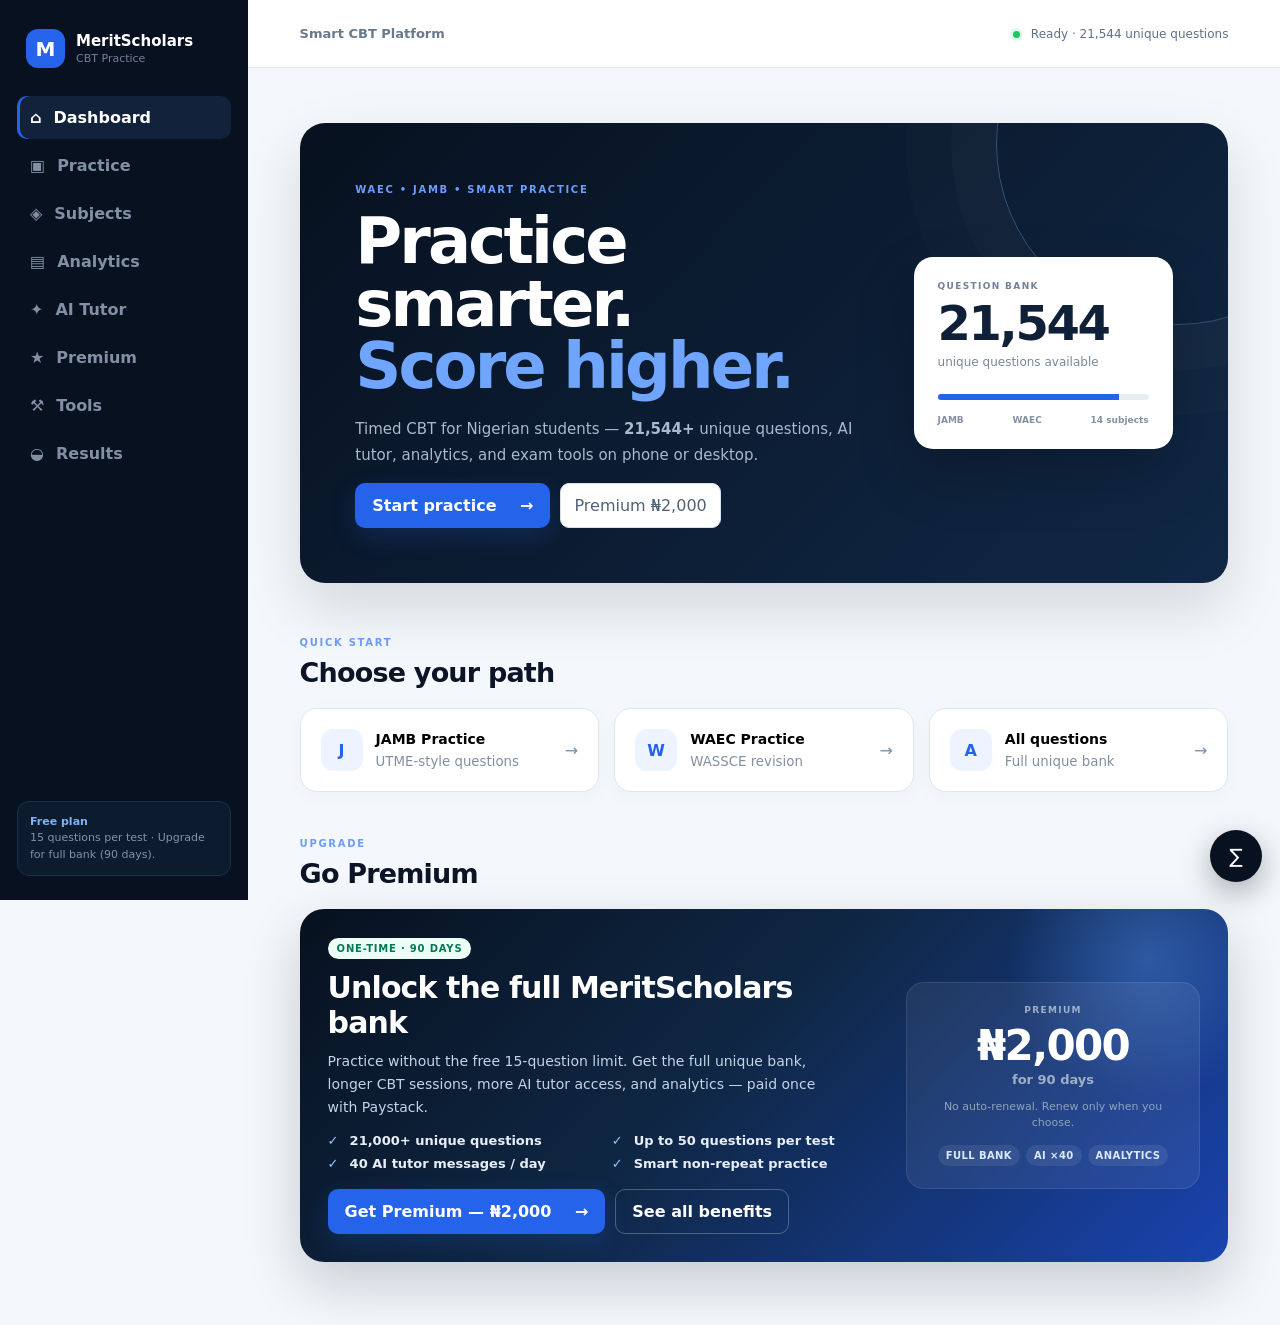
<file: index.html>
<!doctype html>
<html lang="en">
<head>
<meta charset="utf-8">
<meta name="viewport" content="width=device-width, initial-scale=1">
<title>MeritScholars CBT — Smart WAEC & JAMB Practice</title>
<meta name="description" content="Practice JAMB UTME and WAEC with 21,000+ unique questions. Premium CBT, AI tutor, analytics, and calculator.">
<meta name="theme-color" content="#07111f">
<link rel="canonical" href="https://meritscholars.vercel.app/">
<link rel="manifest" href="/manifest.json">
<link rel="icon" href="/icon-192.png">
<link rel="stylesheet" href="/app.css">
</head>
<body>
<div class="app-shell">
  <aside class="sidebar" id="sidebar">
    <div class="brand">
      <div class="brand-mark">M</div>
      <div>
        <strong>MeritScholars</strong>
        <span>CBT Practice</span>
      </div>
    </div>
    <nav>
      <button type="button" class="nav active" data-view="home">⌂ <span>Dashboard</span></button>
      <button type="button" class="nav" data-view="practice">▣ <span>Practice</span></button>
      <button type="button" class="nav" data-view="subjects">◈ <span>Subjects</span></button>
      <button type="button" class="nav" data-view="analytics">▤ <span>Analytics</span></button>
      <button type="button" class="nav" data-view="tutor">✦ <span>AI Tutor</span></button>
      <button type="button" class="nav" data-view="premium">★ <span>Premium</span></button>
      <button type="button" class="nav" data-view="tools">⚒ <span>Tools</span></button>
      <button type="button" class="nav" data-view="results">◒ <span>Results</span></button>
    </nav>
    <div class="side-note">
      <b id="sidePlan">Free plan</b><br>
      <span id="sideNoteText">15 questions per test · Upgrade for full bank (90 days).</span>
    </div>
  </aside>

  <main class="main">
    <header class="topbar">
      <button type="button" class="menu" id="menu" aria-label="Menu">☰</button>
      <div class="crumb">Smart CBT Platform</div>
      <div class="status" id="statusLine"><i></i> Loading bank…</div>
    </header>

    <section id="homeView" class="view">
      <div class="hero">
        <div>
          <span class="eyebrow">WAEC • JAMB • SMART PRACTICE</span>
          <h1>Practice smarter.<br><em>Score higher.</em></h1>
          <p>
            Timed CBT for Nigerian students — <strong id="heroCount">21,000+</strong> unique questions,
            AI tutor, analytics, and exam tools on phone or desktop.
          </p>
          <div class="tools-row">
            <button type="button" class="primary" id="startBtn">Start practice <span>→</span></button>
            <button type="button" class="secondary" id="goPremiumBtn">Premium ₦2,000</button>
          </div>
        </div>
        <div class="hero-card">
          <div class="mini-label">QUESTION BANK</div>
          <div class="big-number" id="totalQuestions">—</div>
          <div class="muted">unique questions available</div>
          <div class="meter"><span id="meterFill" style="width:0%"></span></div>
          <div class="tiny-row"><span>JAMB</span><span>WAEC</span><span>14 subjects</span></div>
        </div>
      </div>

      <div class="section-head"><div><span class="eyebrow">QUICK START</span><h2>Choose your path</h2></div></div>
      <div class="cards">
        <button type="button" class="choice" data-exam="JAMB"><span class="choice-icon">J</span><b>JAMB Practice</b><small>UTME-style questions</small><span class="arrow">→</span></button>
        <button type="button" class="choice" data-exam="WAEC"><span class="choice-icon">W</span><b>WAEC Practice</b><small>WASSCE revision</small><span class="arrow">→</span></button>
        <button type="button" class="choice" data-exam=""><span class="choice-icon">A</span><b>All questions</b><small>Full unique bank</small><span class="arrow">→</span></button>
      </div>

      <div class="section-head" style="margin-top:40px">
        <div><span class="eyebrow">UPGRADE</span><h2>Go Premium</h2></div>
      </div>
      <div class="home-premium" id="homePremiumCard">
        <div class="home-premium-glow"></div>
        <div class="home-premium-main">
          <div class="home-premium-copy">
            <span class="badge ok">ONE-TIME · 90 DAYS</span>
            <h3>Unlock the full MeritScholars bank</h3>
            <p>Practice without the free 15-question limit. Get the full unique bank, longer CBT sessions, more AI tutor access, and analytics — paid once with Paystack.</p>
            <ul class="home-premium-list">
              <li>21,000+ unique questions</li>
              <li>Up to 50 questions per test</li>
              <li>40 AI tutor messages / day</li>
              <li>Smart non-repeat practice</li>
            </ul>
            <div class="home-premium-actions">
              <button type="button" class="primary" id="homePayCta">Get Premium — ₦2,000 <span>→</span></button>
              <button type="button" class="ghost-btn" id="homePayLearn">See all benefits</button>
            </div>
          </div>
          <div class="home-premium-price">
            <div class="mini-label" style="color:#9db0c7">PREMIUM</div>
            <div class="home-price">₦2,000</div>
            <div class="home-price-sub">for 90 days</div>
            <div class="home-price-note">No auto-renewal. Renew only when you choose.</div>
            <div class="home-price-pills">
              <span>Full bank</span>
              <span>AI ×40</span>
              <span>Analytics</span>
            </div>
          </div>
        </div>
      </div>
    </section>

    <section id="practiceView" class="view hidden">
      <div class="section-head"><div><span class="eyebrow">PRACTICE ENGINE</span><h2>Build a test</h2></div>
        <span class="badge" id="planBadge">FREE · max 15</span>
      </div>
      <div class="builder" id="builder">
        <div class="control"><label>Exam</label>
          <select id="exam"><option value="">Any exam</option><option>JAMB</option><option>WAEC</option></select>
        </div>
        <div class="control"><label>Subject</label><select id="subject"></select></div>
        <div class="control"><label>Difficulty</label>
          <select id="difficulty">
            <option value="">Any</option>
            <option value="easy">Easy</option>
            <option value="medium">Medium</option>
            <option value="hard" selected>Hard</option>
          </select>
        </div>
        <div class="control"><label>Questions</label>
          <select id="limit">
            <option value="10">10</option>
            <option value="15" selected>15</option>
            <option value="20">20</option>
            <option value="40">40</option>
            <option value="50">50</option>
          </select>
        </div>
        <div class="control full"><label>Topic <span>optional</span></label>
          <select id="topic"><option value="">All topics</option></select>
        </div>
        <button type="button" class="primary build-btn" id="buildBtn">Load questions <span>→</span></button>
      </div>
      <div id="loader" class="loader hidden"><div class="spinner"></div> Selecting fresh questions…</div>
      <div id="questionArea" class="hidden">
        <div class="test-head">
          <h3 id="testTitle">Practice <small id="testMeta"></small></h3>
          <div class="progress-wrap">
            <span id="progressLabel">0 / 0</span>
            <div class="progress"><i id="progressBar" style="width:0%"></i></div>
          </div>
        </div>
        <div class="test-layout">
          <div class="question-card">
            <div class="q-meta">
              <span id="qExam">—</span>
              <span id="qTopic">—</span>
              <span id="qDiff">—</span>
            </div>
            <div class="question-text" id="qText"></div>
            <div class="options" id="qOptions"></div>
            <div class="actions">
              <button type="button" class="secondary" id="prevBtn">← Previous</button>
              <button type="button" class="primary" id="nextBtn">Next →</button>
            </div>
          </div>
          <aside class="navigator">
            <b>Navigator</b>
            <small id="navHint">Tap a number to jump</small>
            <div class="nav-grid" id="navGrid"></div>
            <button type="button" class="primary build-btn" id="submitBtn" style="width:100%;margin-top:16px">Submit test</button>
          </aside>
        </div>
      </div>
    </section>

    <section id="subjectsView" class="view hidden">
      <div class="section-head"><div><span class="eyebrow">QUESTION BANK</span><h2>Subjects</h2></div></div>
      <div id="subjectGrid" class="subject-grid"></div>
    </section>

    <section id="analyticsView" class="view hidden">
      <div class="section-head"><div><span class="eyebrow">PROGRESS</span><h2>Analytics</h2></div></div>
      <div class="grid-3" id="analyticsStats">
        <div class="stat"><b id="aAttempts">0</b><span>Tests taken</span></div>
        <div class="stat"><b id="aAvg">—</b><span>Average score</span></div>
        <div class="stat"><b id="aBest">—</b><span>Best score</span></div>
      </div>
      <div class="panel" style="margin-top:16px">
        <h3>Recent sessions</h3>
        <p class="muted-sm">Scores stay on this device (and sync if backend is connected).</p>
        <div style="overflow:auto">
          <table class="table" id="analyticsTable">
            <thead><tr><th>When</th><th>Subject</th><th>Score</th><th>%</th></tr></thead>
            <tbody><tr><td colspan="4" class="muted-sm">No sessions yet.</td></tr></tbody>
          </table>
        </div>
      </div>
      <div class="panel">
        <h3>Weak subjects</h3>
        <div id="weakList" class="muted-sm">Complete a few tests to see weak areas.</div>
      </div>
    </section>

    <section id="tutorView" class="view hidden">
      <div class="section-head"><div><span class="eyebrow">MERIT AI</span><h2>AI Tutor</h2></div>
        <span class="badge" id="aiBadge">3 free / day</span>
      </div>
      <div class="grid-2">
        <div class="panel">
          <h3>Ask a question</h3>
          <p>WAEC/JAMB help — short answers: concept, steps, exam tip.</p>
          <div class="chat-box" id="tutorChat">Ask a question to start…</div>
          <div class="chat-input">
            <textarea id="tutorInput" placeholder="e.g. Solve 2x² − 5x + 3 = 0 and explain the steps"></textarea>
            <button type="button" class="primary" id="tutorSend">Send</button>
          </div>
          <p class="muted-sm" id="tutorStatus"></p>
        </div>
        <div class="panel">
          <h3>Generate 5 questions</h3>
          <p>Create five fresh practice items for any subject and topic.</p>
          <div class="field">
            <label>Exam</label>
            <select id="genExam">
              <option>JAMB</option>
              <option>WAEC</option>
            </select>
          </div>
          <div class="field">
            <label>Subject</label>
            <select id="genSubject">
              <option>Mathematics</option>
              <option>Further Mathematics</option>
              <option>Physics</option>
              <option>Chemistry</option>
              <option>Biology</option>
              <option>Agricultural Science</option>
              <option>Use of English</option>
              <option>Literature-in-English</option>
              <option>Government</option>
              <option>Economics</option>
              <option>Commerce</option>
              <option>Financial Accounting</option>
              <option>CRK</option>
              <option>IRS</option>
            </select>
          </div>
          <div class="field">
            <label>Topic</label>
            <input id="genTopic" type="text" placeholder="e.g. Quadratic equations, Ohm's law">
          </div>
          <div class="field">
            <label>Difficulty</label>
            <select id="genDiff">
              <option value="hard" selected>Hard</option>
              <option value="medium">Medium</option>
              <option value="easy">Easy</option>
            </select>
          </div>
          <button type="button" class="primary" id="genBtn" style="width:100%">Generate 5 questions <span>→</span></button>
          <p class="muted-sm" id="genStatus" style="margin-top:10px"></p>
        </div>
      </div>
      <div class="panel hidden" id="genResultsPanel" style="margin-top:16px">
        <div class="section-head" style="margin:0 0 12px">
          <div><span class="eyebrow">AI OUTPUT</span><h3 style="margin:6px 0 0;font-size:18px">Generated set</h3></div>
          <button type="button" class="secondary" id="genPracticeBtn">Practise these 5</button>
        </div>
        <div id="genResults"></div>
      </div>
    </section>

    <section id="premiumView" class="view hidden">
      <div class="section-head"><div><span class="eyebrow">UPGRADE</span><h2>Premium</h2></div>
        <span class="badge" id="premiumStatusBadge">FREE</span>
      </div>

      <!-- Featured premium card -->
      <div class="premium-card" id="premiumCard">
        <div class="premium-card-top">
          <div>
            <span class="badge ok">MOST POPULAR</span>
            <h3 class="premium-title">MeritScholars Premium</h3>
            <p class="premium-sub">One-time payment · full access for 90 days · no auto-renewal</p>
          </div>
          <div class="premium-price-block">
            <div class="price-tag">₦2,000</div>
            <div class="muted-sm">for 90 days</div>
          </div>
        </div>
        <div class="premium-benefits">
          <div class="benefit"><span class="benefit-icon">📚</span><div><b>Full unique bank</b><small>21,000+ stem-deduped JAMB &amp; WAEC questions</small></div></div>
          <div class="benefit"><span class="benefit-icon">📝</span><div><b>Longer CBT tests</b><small>Up to 50 questions per session (free is 15)</small></div></div>
          <div class="benefit"><span class="benefit-icon">✦</span><div><b>More AI tutor</b><small>40 Merit AI messages per day vs 3 on free</small></div></div>
          <div class="benefit"><span class="benefit-icon">🎯</span><div><b>Smart non-repeat</b><small>Fresh questions until the pool cycles</small></div></div>
          <div class="benefit"><span class="benefit-icon">▤</span><div><b>Analytics</b><small>Score history &amp; weak-subject insights</small></div></div>
          <div class="benefit"><span class="benefit-icon">∑</span><div><b>Exam tools</b><small>Calculator &amp; practice utilities included</small></div></div>
        </div>
        <div class="premium-pay">
          <div class="field" style="margin:0;flex:1">
            <label>Email for payment receipt</label>
            <input id="payEmail" type="email" placeholder="you@email.com" autocomplete="email">
          </div>
          <button type="button" class="primary premium-pay-btn" id="payBtn">Pay ₦2,000 with Paystack <span>→</span></button>
        </div>
        <p class="muted-sm" id="payMsg" style="margin-top:12px"></p>
        <p class="muted-sm">Secure checkout via Paystack. Access starts immediately after successful payment. Renew anytime after 90 days.</p>
      </div>

      <div class="grid-2" style="margin-top:16px">
        <div class="panel">
          <h3>Free vs Premium</h3>
          <table class="table">
            <tr><th>Feature</th><th>Free</th><th>Premium</th></tr>
            <tr><td>Questions / test</td><td>15</td><td>up to 50</td></tr>
            <tr><td>Bank access</td><td>Sample</td><td>Full unique bank</td></tr>
            <tr><td>AI tutor / day</td><td>3</td><td>40</td></tr>
            <tr><td>Duration</td><td>—</td><td>90 days</td></tr>
            <tr><td>Price</td><td>₦0</td><td>₦2,000 once</td></tr>
          </table>
        </div>
        <div class="panel">
          <h3>Need help?</h3>
          <p>Questions about payment or access after paying.</p>
          <p class="muted-sm">Support: <a id="supportMail" href="#">email</a></p>
          <button type="button" class="secondary" id="waBtnPremium" style="margin-top:10px">WhatsApp support</button>
        </div>
      </div>
    </section>

    <section id="toolsView" class="view hidden">
      <div class="section-head"><div><span class="eyebrow">UTILITIES</span><h2>Tools</h2></div></div>
      <div class="grid-2">
        <div class="panel calc-wrap">
          <h3>Calculator</h3>
          <p class="muted-sm">Does not change the page layout — also available as a floating pad during tests.</p>
          <input class="calc-display" id="calcDisplay" value="0" readonly>
          <div class="calc-grid" id="calcGrid"></div>
        </div>
        <div class="panel">
          <h3>Quick links</h3>
          <div class="tools-row">
            <button type="button" class="secondary" data-view-jump="tutor">Open AI Tutor</button>
            <button type="button" class="secondary" data-view-jump="analytics">Open Analytics</button>
            <button type="button" class="secondary" data-view-jump="premium">Premium</button>
          </div>
          <p class="muted-sm" style="margin-top:16px">WhatsApp support: <span id="waLabel">+2349031512760</span></p>
          <button type="button" class="primary" id="waBtn" style="margin-top:8px">Chat on WhatsApp</button>
        </div>
      </div>
    </section>

    <section id="resultsView" class="view hidden">
      <div class="section-head"><div><span class="eyebrow">YOUR SESSION</span><h2>Results</h2></div></div>
      <div id="resultsCard" class="result-card">
        <div class="empty">Complete a practice session to see your score here.</div>
      </div>
    </section>
  </main>
</div>

<button type="button" class="fab" id="calcFab" title="Calculator">∑</button>
<div class="float-calc" id="floatCalc">
  <div class="float-calc-head"><span>Calculator</span><button type="button" class="secondary" id="calcClose" style="padding:4px 8px">✕</button></div>
  <input class="calc-display" id="calcDisplay2" value="0" readonly>
  <div class="calc-grid" id="calcGrid2"></div>
</div>

<script src="/config.js"></script>
<script src="/questions-free.js"></script>
<script src="/app.js"></script>
</body>
</html>
</file>
<file: app.css>
*{box-sizing:border-box}body{margin:0;font-family:Inter,ui-sans-serif,system-ui,-apple-system,BlinkMacSystemFont,"Segoe UI",sans-serif;background:#f4f7fb;color:#0b1526}button,select{font:inherit}.app-shell{min-height:100vh;display:flex}.sidebar{width:248px;background:#07111f;color:#c7d3e4;padding:25px 17px;position:fixed;inset:0 auto 0 0;z-index:20}.brand{display:flex;gap:11px;align-items:center;padding:4px 9px 28px;color:#fff}.brand-mark{width:39px;height:39px;border-radius:12px;background:#2563eb;display:grid;place-items:center;font-weight:800;font-size:20px}.brand strong,.brand span{display:block}.brand strong{font-size:15px}.brand span{font-size:11px;color:#718198;margin-top:2px}.sidebar nav{display:grid;gap:5px}.nav{border:0;background:transparent;color:#8190a5;text-align:left;padding:12px 13px;border-radius:10px;cursor:pointer;display:flex;gap:12px;align-items:center;font-weight:600}.nav:hover,.nav.active{background:#11223a;color:#fff}.side-note{position:absolute;left:17px;right:17px;bottom:24px;border:1px solid #1d3049;background:#0c1b2e;border-radius:12px;padding:12px;font-size:11px;line-height:1.5;color:#8292a9}.side-note b{color:#7fb1ff}.main{margin-left:248px;width:calc(100% - 248px)}.topbar{height:68px;background:#fff;border-bottom:1px solid #e5eaf1;display:flex;align-items:center;padding:0 5%;justify-content:space-between}.crumb{font-size:13px;color:#69788d;font-weight:600}.status{font-size:12px;color:#607087}.status i{display:inline-block;width:7px;height:7px;border-radius:50%;background:#22c55e;margin-right:7px}.menu{display:none}.view{padding:55px 5%;max-width:1300px;margin:auto}.hidden{display:none!important}.hero{background:linear-gradient(135deg,#07111f,#102846);border-radius:25px;color:#fff;padding:55px 6%;display:grid;grid-template-columns:1.4fr .7fr;gap:40px;align-items:center;overflow:hidden;position:relative}.hero:after{content:"";position:absolute;width:360px;height:360px;border:1px solid #315279;border-radius:50%;right:-130px;top:-160px;box-shadow:0 0 0 45px #ffffff04,0 0 0 90px #ffffff03}.eyebrow{font-size:10px;letter-spacing:.17em;font-weight:800;color:#6c9eff}.hero h1{font-size:clamp(38px,5vw,66px);line-height:.98;margin:13px 0 19px;letter-spacing:-.045em}.hero h1 em{font-style:normal;color:#6fa5ff}.hero p{max-width:590px;color:#aab9cb;line-height:1.7;font-size:15px}.primary{border:0;background:#2563eb;color:#fff;border-radius:10px;padding:13px 17px;font-weight:750;cursor:pointer;box-shadow:0 8px 25px #2563eb35}.primary:hover{background:#1d4ed8}.primary span{margin-left:18px}.hero-card{background:#fff;color:#102039;border-radius:19px;padding:24px;position:relative;z-index:1;box-shadow:0 25px 60px #0003}.mini-label{font-size:9px;font-weight:800;letter-spacing:.15em;color:#738198}.big-number{font-size:48px;font-weight:850;letter-spacing:-.05em;margin:4px 0}.muted{font-size:12px;color:#7b8799}.meter{height:6px;background:#e8edf4;border-radius:8px;margin:25px 0 15px;overflow:hidden}.meter span{display:block;width:74%;height:100%;background:#2563eb}.tiny-row{display:flex;justify-content:space-between;font-size:9px;font-weight:800;color:#8491a2}.section-head{display:flex;justify-content:space-between;align-items:end;margin:48px 0 20px}.section-head h2{font-size:27px;letter-spacing:-.03em;margin:7px 0 0}.cards{display:grid;grid-template-columns:repeat(3,1fr);gap:15px}.choice{border:1px solid #e1e7ef;background:#fff;border-radius:17px;padding:20px;text-align:left;display:grid;grid-template-columns:auto 1fr auto;gap:4px 13px;align-items:center;cursor:pointer;box-shadow:0 5px 20px #0b152608}.choice:hover{border-color:#9bbcf8;transform:translateY(-2px)}.choice-icon{grid-row:span 2;width:42px;height:42px;border-radius:12px;background:#edf4ff;color:#2563eb;display:grid;place-items:center;font-weight:850}.choice b{font-size:14px}.choice small{color:#8290a2}.arrow{grid-column:3;grid-row:1/3;color:#7890af}.builder{background:#fff;border:1px solid #e1e7ef;border-radius:18px;padding:22px;display:grid;grid-template-columns:repeat(4,1fr);gap:15px;box-shadow:0 5px 20px #0b152608}.control{display:grid;gap:7px}.control.full{grid-column:span 2}.control label{font-size:10px;font-weight:800;color:#65758b;text-transform:uppercase;letter-spacing:.08em}.control label span{font-weight:500;text-transform:none;letter-spacing:0;color:#9aa5b4}.control select{width:100%;border:1px solid #dce3ec;background:#fbfcfe;border-radius:9px;padding:11px;color:#17263b;outline:none}.control select:focus{border-color:#74a4f8}.build-btn{align-self:end}.loader{text-align:center;padding:30px;color:#718096;font-size:13px}.spinner{width:22px;height:22px;border:3px solid #dce6f5;border-top-color:#2563eb;border-radius:50%;animation:spin .7s linear infinite;margin:0 auto 10px}@keyframes spin{to{transform:rotate(360deg)}}.test-head{display:flex;justify-content:space-between;align-items:end;margin:32px 0 16px}.test-head h3{font-size:25px;margin:7px 0}.test-head h3 small{font-size:12px;color:#8a98aa;font-weight:500}.progress-wrap{width:230px}.progress-wrap>span{font-size:10px;color:#718096;display:block;text-align:right;margin-bottom:5px}.progress{height:5px;background:#e3e9f1;border-radius:9px;overflow:hidden}.progress i{display:block;height:100%;background:#2563eb}.test-layout{display:grid;grid-template-columns:1fr 220px;gap:16px}.question-card,.navigator,.result-card{background:#fff;border:1px solid #e1e7ef;border-radius:17px}.question-card{padding:28px}.q-meta{display:flex;gap:8px;margin-bottom:24px}.q-meta span{font-size:9px;font-weight:800;text-transform:uppercase;letter-spacing:.08em;background:#f0f5fc;color:#57708e;padding:6px 8px;border-radius:6px}.question-text{font-size:20px;line-height:1.55;font-weight:650;margin-bottom:24px;white-space:pre-wrap}.options{display:grid;gap:10px}.option{border:1px solid #dfe6ef;background:#fff;padding:14px;text-align:left;border-radius:10px;display:flex;gap:12px;align-items:center;cursor:pointer;color:#26364b}.option strong{width:28px;height:28px;border-radius:8px;background:#f0f4f8;display:grid;place-items:center;font-size:11px}.option:hover,.option.selected{border-color:#6d9ff2;background:#f6f9ff}.option.selected strong{background:#2563eb;color:#fff}.actions{display:flex;justify-content:space-between;margin-top:25px}.secondary{border:1px solid #d9e1eb;background:#fff;border-radius:9px;padding:10px 13px;cursor:pointer;color:#516277}.secondary:disabled{opacity:.4}.navigator{padding:17px;height:max-content}.navigator b{display:block;font-size:12px}.navigator small{color:#8a98aa;font-size:10px}.nav-grid{display:grid;grid-template-columns:repeat(5,1fr);gap:6px;margin-top:15px}.nav-grid button{border:0;background:#f0f3f7;border-radius:7px;padding:7px 2px;font-size:10px;cursor:pointer}.nav-grid button.current{outline:2px solid #2563eb}.nav-grid button.answered{background:#dbeafe;color:#1d4ed8}.subject-grid{display:grid;grid-template-columns:repeat(4,1fr);gap:12px}.subject-card{text-align:left;border:1px solid #e0e6ee;background:#fff;border-radius:15px;padding:18px;cursor:pointer}.subject-card:hover{border-color:#7fa9eb}.subject-card span,.subject-card small{display:block;color:#8491a3;font-size:10px}.subject-card b{display:block;margin:9px 0;font-size:14px}.result-card{padding:35px;display:flex;gap:35px;align-items:center}.score-ring{width:150px;height:150px;border-radius:50%;background:#edf4ff;border:12px solid #d7e6ff;display:grid;place-items:center;align-content:center;color:#2563eb}.score-ring b{font-size:30px}.score-ring span{font-size:10px}.result-card h2{font-size:35px;margin:5px 0}.empty{background:#fff;border:1px dashed #cfd8e4;border-radius:15px;padding:35px;text-align:center;color:#7c8a9d}.error{color:#b42318}@media(max-width:900px){.sidebar{transform:translateX(-100%);transition:.2s}.sidebar.open{transform:none}.main{margin-left:0;width:100%}.menu{display:block;border:0;background:none;font-size:20px}.hero{grid-template-columns:1fr}.cards{grid-template-columns:1fr}.builder{grid-template-columns:1fr 1fr}.control.full{grid-column:span 2}.test-layout{grid-template-columns:1fr}.navigator{order:-1}.subject-grid{grid-template-columns:repeat(2,1fr)}}@media(max-width:560px){.view{padding:30px 4%}.hero{padding:35px 7%}.hero h1{font-size:42px}.hero-card{margin-top:10px}.builder{grid-template-columns:1fr}.control.full{grid-column:span 1}.build-btn{width:100%}.question-card{padding:18px}.question-text{font-size:17px}.test-head{align-items:start;gap:12px;flex-direction:column}.progress-wrap{width:100%}.result-card{flex-direction:column;text-align:center}.subject-grid{grid-template-columns:1fr}.topbar{padding:0 4%}}


/* ===== Extended panels: Premium, AI, Analytics, Calculator ===== */
.panel{background:#fff;border:1px solid #e1e7ef;border-radius:17px;padding:22px;box-shadow:0 5px 20px #0b152608;margin-bottom:16px}
.panel h3{margin:0 0 8px;font-size:18px;letter-spacing:-.02em}
.panel p{margin:0 0 12px;color:#718096;font-size:14px;line-height:1.6}
.grid-2{display:grid;grid-template-columns:1fr 1fr;gap:16px}
.grid-3{display:grid;grid-template-columns:repeat(3,1fr);gap:14px}
.stat{background:#f6f9ff;border:1px solid #e3ebf7;border-radius:14px;padding:16px}
.stat b{display:block;font-size:22px;color:#1d4ed8;letter-spacing:-.03em}
.stat span{font-size:11px;color:#7b8799;font-weight:700;text-transform:uppercase;letter-spacing:.06em}
.price-tag{font-size:42px;font-weight:850;letter-spacing:-.04em;color:#0b1526}
.price-tag small{font-size:14px;font-weight:600;color:#8290a2}
.badge{display:inline-block;font-size:10px;font-weight:800;letter-spacing:.08em;text-transform:uppercase;padding:5px 9px;border-radius:99px;background:#edf4ff;color:#2563eb}
.badge.ok{background:#ecfdf5;color:#047857}
.badge.warn{background:#fff7ed;color:#c2410c}
.list-check{list-style:none;padding:0;margin:12px 0 18px}
.list-check li{padding:8px 0 8px 28px;position:relative;font-size:14px;color:#334155}
.list-check li:before{content:"✓";position:absolute;left:0;color:#2563eb;font-weight:800}
.chat-box{border:1px solid #e1e7ef;border-radius:14px;min-height:180px;max-height:320px;overflow:auto;padding:14px;background:#fbfcfe;margin-bottom:12px;font-size:14px;line-height:1.55;white-space:pre-wrap}
.chat-input{display:flex;gap:10px}
.chat-input textarea{flex:1;border:1px solid #dce3ec;border-radius:10px;padding:12px;min-height:52px;resize:vertical;font:inherit}
.chat-input textarea:focus{outline:none;border-color:#74a4f8}
.calc-wrap{max-width:320px}
.calc-display{width:100%;border:1px solid #dce3ec;background:#0b1526;color:#fff;border-radius:12px;padding:16px;font-size:28px;text-align:right;margin-bottom:10px;font-weight:700;letter-spacing:.02em}
.calc-grid{display:grid;grid-template-columns:repeat(4,1fr);gap:8px}
.calc-grid button{border:1px solid #e1e7ef;background:#fff;border-radius:10px;padding:14px 8px;font-weight:700;cursor:pointer}
.calc-grid button:hover{background:#f6f9ff}
.calc-grid button.op{background:#edf4ff;color:#1d4ed8}
.calc-grid button.eq{background:#2563eb;color:#fff;border-color:#2563eb}
.tools-row{display:flex;gap:10px;flex-wrap:wrap;margin-top:12px}
.float-calc{position:fixed;right:18px;bottom:18px;z-index:40;width:300px;background:#fff;border:1px solid #e1e7ef;border-radius:16px;box-shadow:0 18px 50px #0b152628;padding:14px;display:none}
.float-calc.open{display:block}
.float-calc-head{display:flex;justify-content:space-between;align-items:center;margin-bottom:10px;font-weight:800;font-size:13px}
.fab{position:fixed;right:18px;bottom:18px;z-index:39;border:0;background:#07111f;color:#fff;width:52px;height:52px;border-radius:50%;font-size:20px;cursor:pointer;box-shadow:0 10px 30px #07111f55}
.fab:hover{background:#102846}
.table{width:100%;border-collapse:collapse;font-size:13px}
.table th,.table td{text-align:left;padding:10px 8px;border-bottom:1px solid #eef2f7}
.table th{font-size:10px;text-transform:uppercase;letter-spacing:.06em;color:#7b8799}
.muted-sm{font-size:12px;color:#8a98aa}
.field{display:grid;gap:6px;margin-bottom:12px}
.field label{font-size:10px;font-weight:800;color:#65758b;text-transform:uppercase;letter-spacing:.08em}
.field input{border:1px solid #dce3ec;border-radius:9px;padding:11px;font:inherit}
.field input:focus{outline:none;border-color:#74a4f8}
@media(max-width:900px){
  .grid-2,.grid-3{grid-template-columns:1fr}
  .float-calc{right:12px;left:12px;width:auto}
}

/* Premium product card */
.premium-card{background:linear-gradient(145deg,#07111f 0%,#102846 55%,#1e3a5f 100%);color:#fff;border-radius:22px;padding:28px;box-shadow:0 20px 50px #07111f33;margin-bottom:8px}
.premium-card-top{display:flex;justify-content:space-between;gap:20px;align-items:flex-start;flex-wrap:wrap;margin-bottom:22px}
.premium-title{font-size:26px;margin:10px 0 6px;letter-spacing:-.03em}
.premium-sub{margin:0;color:#aab9cb;font-size:14px;line-height:1.5;max-width:420px}
.premium-price-block{text-align:right}
.premium-card .price-tag{color:#fff}
.premium-card .muted-sm{color:#9db0c7}
.premium-benefits{display:grid;grid-template-columns:repeat(3,1fr);gap:12px;margin-bottom:22px}
.benefit{display:flex;gap:12px;align-items:flex-start;background:#ffffff0f;border:1px solid #ffffff14;border-radius:14px;padding:14px}
.benefit-icon{width:34px;height:34px;border-radius:10px;background:#2563eb44;display:grid;place-items:center;flex-shrink:0}
.benefit b{display:block;font-size:13px;margin-bottom:3px}
.benefit small{display:block;color:#9db0c7;font-size:11px;line-height:1.4}
.premium-pay{display:flex;gap:12px;align-items:end;flex-wrap:wrap}
.premium-pay .field label{color:#9db0c7}
.premium-pay input{background:#0c1b2e;border-color:#2a4060;color:#fff}
.premium-pay input::placeholder{color:#6b7c94}
.premium-pay-btn{white-space:nowrap;padding:14px 22px}
.premium-promo{margin-top:28px;background:linear-gradient(135deg,#07111f,#1d4ed8);color:#fff;border-radius:18px;padding:22px 24px;display:flex;justify-content:space-between;align-items:center;gap:16px;flex-wrap:wrap}
.premium-promo h3{margin:8px 0 6px;font-size:20px}
.premium-promo p{margin:0;color:#c9d7ea;font-size:13px;max-width:480px}
@media(max-width:900px){
  .premium-benefits{grid-template-columns:1fr}
  .premium-price-block{text-align:left}
}


/* ===== Design polish + home premium card ===== */
.hero{box-shadow:0 25px 60px #07111f22}
.choice,.panel,.subject-card,.question-card,.navigator,.builder{transition:border-color .15s,transform .15s,box-shadow .15s}
.choice:hover,.subject-card:hover{box-shadow:0 12px 28px #0b152612}
.primary{transition:background .15s,transform .12s}
.primary:active{transform:translateY(1px)}
.secondary{transition:background .15s,border-color .15s}
.ghost-btn{border:1px solid #ffffff40;background:transparent;color:#fff;border-radius:10px;padding:12px 16px;font-weight:700;cursor:pointer}
.ghost-btn:hover{background:#ffffff14}

.home-premium{position:relative;overflow:hidden;border-radius:24px;background:linear-gradient(135deg,#07111f 0%,#0f2744 45%,#1d4ed8 120%);color:#fff;padding:28px;box-shadow:0 22px 55px #0b152630;margin-bottom:8px}
.home-premium-glow{position:absolute;width:280px;height:280px;right:-60px;top:-90px;border-radius:50%;background:radial-gradient(circle,#60a5fa55,transparent 70%);pointer-events:none}
.home-premium-main{position:relative;z-index:1;display:grid;grid-template-columns:1.4fr .75fr;gap:28px;align-items:center}
.home-premium-copy h3{font-size:clamp(22px,3vw,30px);margin:12px 0 10px;letter-spacing:-.03em;line-height:1.15}
.home-premium-copy p{margin:0 0 14px;color:#c5d3e6;font-size:14px;line-height:1.65;max-width:520px}
.home-premium-list{list-style:none;padding:0;margin:0 0 18px;display:grid;grid-template-columns:1fr 1fr;gap:8px 18px}
.home-premium-list li{position:relative;padding-left:22px;font-size:13px;font-weight:600;color:#e8eef7}
.home-premium-list li:before{content:"✓";position:absolute;left:0;color:#93c5fd;font-weight:800}
.home-premium-actions{display:flex;gap:10px;flex-wrap:wrap;align-items:center}
.home-premium-price{background:#ffffff12;border:1px solid #ffffff18;border-radius:18px;padding:22px 20px;text-align:center;backdrop-filter:blur(6px)}
.home-price{font-size:42px;font-weight:850;letter-spacing:-.04em;margin:6px 0 2px}
.home-price-sub{font-size:13px;color:#9db0c7;font-weight:600}
.home-price-note{font-size:11px;color:#8fa3bc;margin:12px 0 14px;line-height:1.45}
.home-price-pills{display:flex;flex-wrap:wrap;gap:6px;justify-content:center}
.home-price-pills span{font-size:10px;font-weight:800;letter-spacing:.04em;text-transform:uppercase;padding:5px 8px;border-radius:99px;background:#ffffff14;color:#dbeafe}

/* Premium page card polish */
.premium-card{position:relative;overflow:hidden}
.premium-card:before{content:"";position:absolute;width:320px;height:320px;right:-100px;top:-120px;border-radius:50%;background:radial-gradient(circle,#3b82f644,transparent 70%);pointer-events:none}
.premium-card-top,.premium-benefits,.premium-pay{position:relative;z-index:1}
.benefit:hover{background:#ffffff18}

/* Topbar / sidebar polish */
.topbar{backdrop-filter:saturate(1.2)}
.nav.active{box-shadow:inset 3px 0 0 #2563eb}
.status i{box-shadow:0 0 0 3px #22c55e22}

@media(max-width:900px){
  .home-premium-main{grid-template-columns:1fr}
  .home-premium-list{grid-template-columns:1fr}
  .home-premium-price{text-align:left}
  .home-price-pills{justify-content:flex-start}
}
</file>
